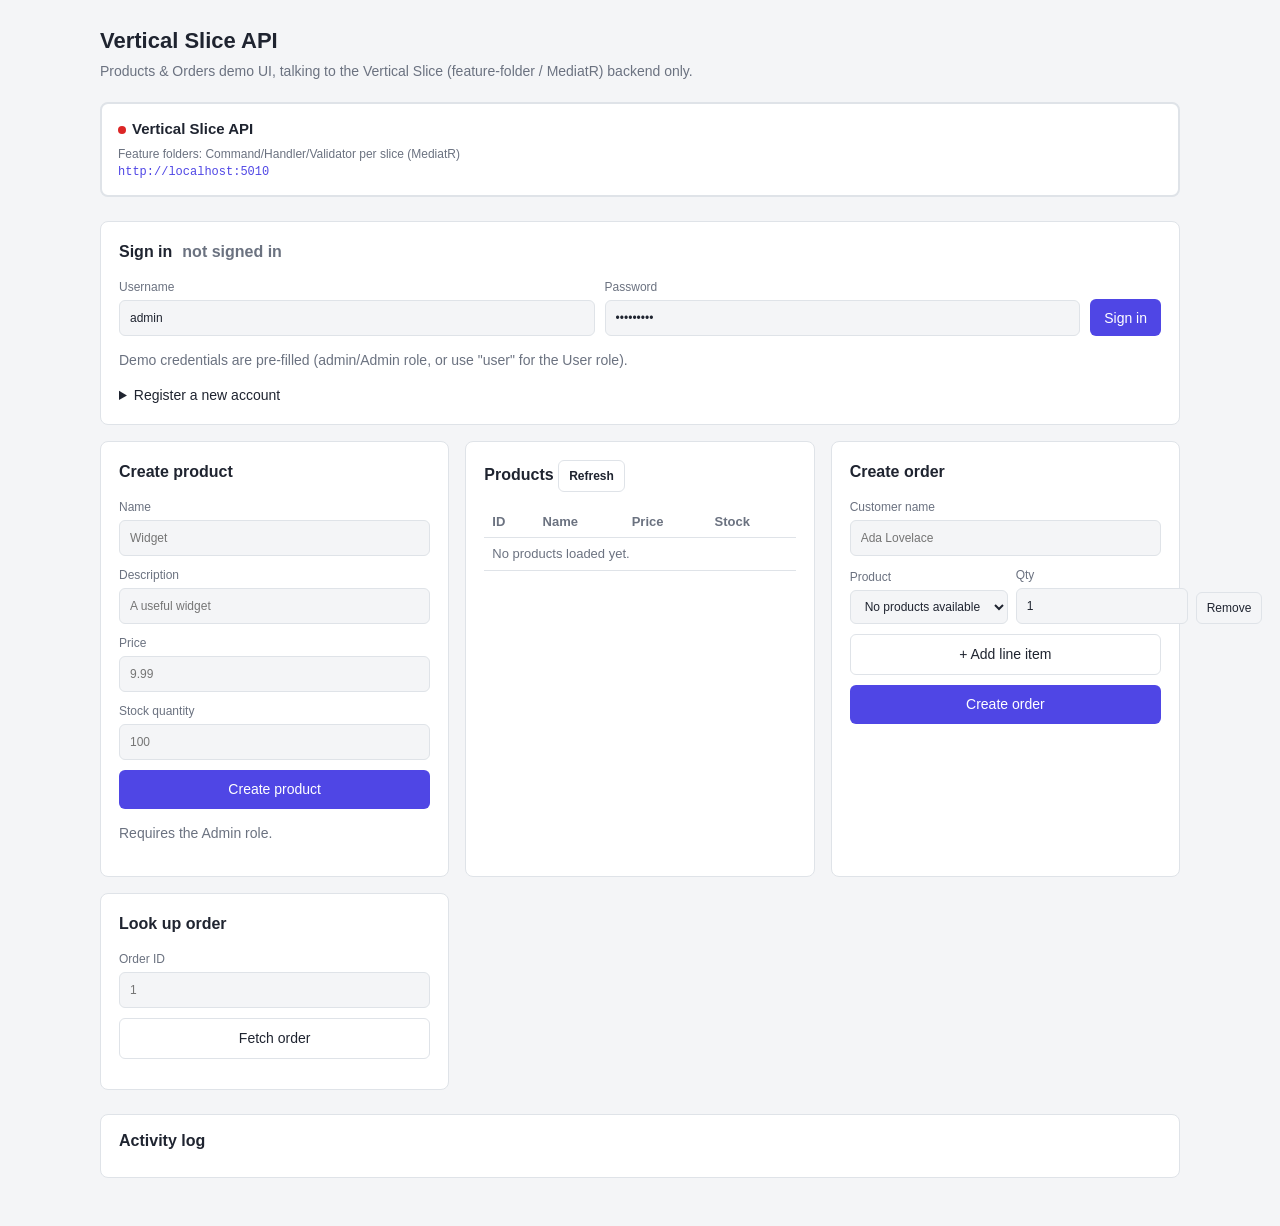
<file: frontend/index.html>
<!doctype html>
<html lang="en">
<head>
  <meta charset="UTF-8" />
  <meta name="viewport" content="width=device-width, initial-scale=1.0" />
  <title>Vertical Slice API — Products &amp; Orders</title>
  <link rel="stylesheet" href="shared/styles.css" />
</head>
<body>
  <div class="wrap">
    <header>
      <h1>Vertical Slice API</h1>
      <p>Products &amp; Orders demo UI, talking to the Vertical Slice (feature-folder / MediatR) backend only.</p>
    </header>

    <div class="backend-info">
      <h3><span class="status-dot" id="backend-status"></span><span id="backend-name"></span></h3>
      <p id="backend-description"></p>
      <div class="url" id="backend-url"></div>
    </div>

    <section class="panel auth-panel" id="auth-panel">
      <h2>Sign in <span class="muted" id="auth-status">not signed in</span></h2>
      <form id="login-form">
        <label>Username
          <input type="text" id="login-username" required value="admin" />
        </label>
        <label>Password
          <input type="password" id="login-password" required value="Passw0rd!" />
        </label>
        <button type="submit">Sign in</button>
      </form>
      <p class="muted">Demo credentials are pre-filled (admin/Admin role, or use "user" for the User role).</p>

      <details>
        <summary>Register a new account</summary>
        <form id="register-form">
          <label>Username
            <input type="text" id="register-username" required maxlength="100" placeholder="jane" />
          </label>
          <label>Email
            <input type="email" id="register-email" required placeholder="jane@example.com" />
          </label>
          <label>Password
            <input type="password" id="register-password" required minlength="8" placeholder="At least 8 characters" />
          </label>
          <button type="submit" class="secondary">Register</button>
        </form>
        <p class="muted">New accounts get no role, so creating a product will be forbidden until an Admin grants one.</p>
      </details>
    </section>

    <div class="grid" id="protected-area" hidden>
      <section class="panel">
        <h2>Create product</h2>
        <form id="product-form">
          <label>Name
            <input type="text" id="product-name" required maxlength="200" placeholder="Widget" />
          </label>
          <label>Description
            <input type="text" id="product-description" maxlength="2000" placeholder="A useful widget" />
          </label>
          <label>Price
            <input type="number" id="product-price" required min="0.01" step="0.01" placeholder="9.99" />
          </label>
          <label>Stock quantity
            <input type="number" id="product-stock" required min="0" step="1" placeholder="100" />
          </label>
          <button type="submit">Create product</button>
        </form>
        <p class="muted">Requires the Admin role.</p>
      </section>

      <section class="panel">
        <h2>Products <button class="secondary icon" id="refresh-products" type="button">Refresh</button></h2>
        <table>
          <thead>
            <tr><th>ID</th><th>Name</th><th>Price</th><th>Stock</th></tr>
          </thead>
          <tbody id="products-table-body">
            <tr><td colspan="4" class="muted">No products loaded yet.</td></tr>
          </tbody>
        </table>
      </section>

      <section class="panel">
        <h2>Create order</h2>
        <form id="order-form">
          <label>Customer name
            <input type="text" id="order-customer" required maxlength="200" placeholder="Ada Lovelace" />
          </label>
          <div class="line-items" id="line-items"></div>
          <button type="button" class="secondary" id="add-line-item">+ Add line item</button>
          <button type="submit">Create order</button>
        </form>
      </section>

      <section class="panel">
        <h2>Look up order</h2>
        <form id="order-lookup-form">
          <label>Order ID
            <input type="number" id="order-lookup-id" required min="1" placeholder="1" />
          </label>
          <button type="submit" class="secondary">Fetch order</button>
        </form>
        <div class="order-view" id="order-view"></div>
      </section>
    </div>

    <div class="log">
      <h2>Activity log</h2>
      <div class="log-entries" id="log-entries"></div>
    </div>
  </div>

  <script>
    window.BACKEND = {
      name: "Vertical Slice API",
      description: "Feature folders: Command/Handler/Validator per slice (MediatR)",
      url: "http://localhost:5010",
    };
  </script>
  <script src="shared/app.js"></script>
</body>
</html>
</file>
<file: frontend/shared/styles.css>
:root {
  color-scheme: light dark;
  --bg: #f4f5f7;
  --panel: #ffffff;
  --border: #dfe3e8;
  --text: #1f2430;
  --muted: #6b7280;
  --accent: #4f46e5;
  --accent-hover: #4338ca;
  --danger: #dc2626;
  --success: #16a34a;
  --radius: 8px;
}

@media (prefers-color-scheme: dark) {
  :root {
    --bg: #14161c;
    --panel: #1c1f27;
    --border: #2c313c;
    --text: #e6e8ec;
    --muted: #9aa1ad;
    --accent: #818cf8;
    --accent-hover: #a5b0fb;
  }
}

* {
  box-sizing: border-box;
}

body {
  margin: 0;
  padding: 24px 16px 48px;
  background: var(--bg);
  color: var(--text);
  font-family: -apple-system, BlinkMacSystemFont, "Segoe UI", Roboto, sans-serif;
  font-size: 14px;
  line-height: 1.5;
}

.wrap {
  max-width: 1080px;
  margin: 0 auto;
}

header h1 {
  font-size: 22px;
  margin: 0 0 4px;
}

header p {
  color: var(--muted);
  margin: 0 0 20px;
}

.backend-info {
  background: var(--panel);
  border: 2px solid var(--border);
  border-radius: var(--radius);
  padding: 14px 16px;
  margin-bottom: 24px;
}

.backend-info h3 {
  margin: 0 0 4px;
  font-size: 15px;
}

.backend-info p {
  margin: 0;
  color: var(--muted);
  font-size: 12px;
}

.backend-info .url {
  font-family: ui-monospace, SFMono-Regular, Menlo, monospace;
  font-size: 12px;
  color: var(--accent);
}

.status-dot {
  display: inline-block;
  width: 8px;
  height: 8px;
  border-radius: 50%;
  margin-right: 6px;
  background: var(--muted);
}

.status-dot.online {
  background: var(--success);
}

.status-dot.offline {
  background: var(--danger);
}

.auth-panel {
  margin-bottom: 16px;
}

.auth-panel h2 {
  display: flex;
  align-items: center;
  gap: 10px;
  font-size: 16px;
}

.auth-panel #auth-status.online {
  color: var(--success);
}

.auth-panel form {
  flex-direction: row;
  flex-wrap: wrap;
  align-items: end;
}

.auth-panel form label {
  flex: 1 1 160px;
}

.auth-panel form button {
  height: 37px;
}

.grid {
  display: grid;
  grid-template-columns: repeat(auto-fit, minmax(320px, 1fr));
  gap: 16px;
}

.panel {
  background: var(--panel);
  border: 1px solid var(--border);
  border-radius: var(--radius);
  padding: 18px;
}

.panel h2 {
  margin: 0 0 14px;
  font-size: 16px;
}

form {
  display: flex;
  flex-direction: column;
  gap: 10px;
}

label {
  font-size: 12px;
  color: var(--muted);
  display: flex;
  flex-direction: column;
  gap: 4px;
}

input, select {
  font: inherit;
  padding: 8px 10px;
  border-radius: 6px;
  border: 1px solid var(--border);
  background: var(--bg);
  color: var(--text);
}

button {
  font: inherit;
  padding: 9px 14px;
  border-radius: 6px;
  border: none;
  background: var(--accent);
  color: white;
  cursor: pointer;
}

button:hover {
  background: var(--accent-hover);
}

button.secondary {
  background: transparent;
  border: 1px solid var(--border);
  color: var(--text);
}

button.icon {
  padding: 6px 10px;
  font-size: 12px;
}

.line-items {
  display: flex;
  flex-direction: column;
  gap: 8px;
}

.line-item {
  display: grid;
  grid-template-columns: 2fr 1fr auto;
  gap: 8px;
  align-items: end;
}

table {
  width: 100%;
  border-collapse: collapse;
  font-size: 13px;
}

th, td {
  text-align: left;
  padding: 6px 8px;
  border-bottom: 1px solid var(--border);
}

th {
  color: var(--muted);
  font-weight: 600;
}

.muted {
  color: var(--muted);
}

.log {
  margin-top: 24px;
  background: var(--panel);
  border: 1px solid var(--border);
  border-radius: var(--radius);
  padding: 14px 18px;
}

.log h2 {
  margin: 0 0 10px;
  font-size: 16px;
}

.log-entries {
  display: flex;
  flex-direction: column;
  gap: 6px;
  max-height: 220px;
  overflow-y: auto;
  font-family: ui-monospace, SFMono-Regular, Menlo, monospace;
  font-size: 12px;
}

.log-entry {
  padding: 6px 8px;
  border-radius: 6px;
  background: var(--bg);
}

.log-entry.error {
  color: var(--danger);
}

.log-entry.success {
  color: var(--success);
}

.order-view {
  margin-top: 12px;
  font-size: 13px;
}

.order-view pre {
  background: var(--bg);
  border-radius: 6px;
  padding: 10px;
  overflow-x: auto;
  margin: 8px 0 0;
}

@media (max-width: 480px) {
  .line-item {
    grid-template-columns: 1fr;
  }
}
</file>
